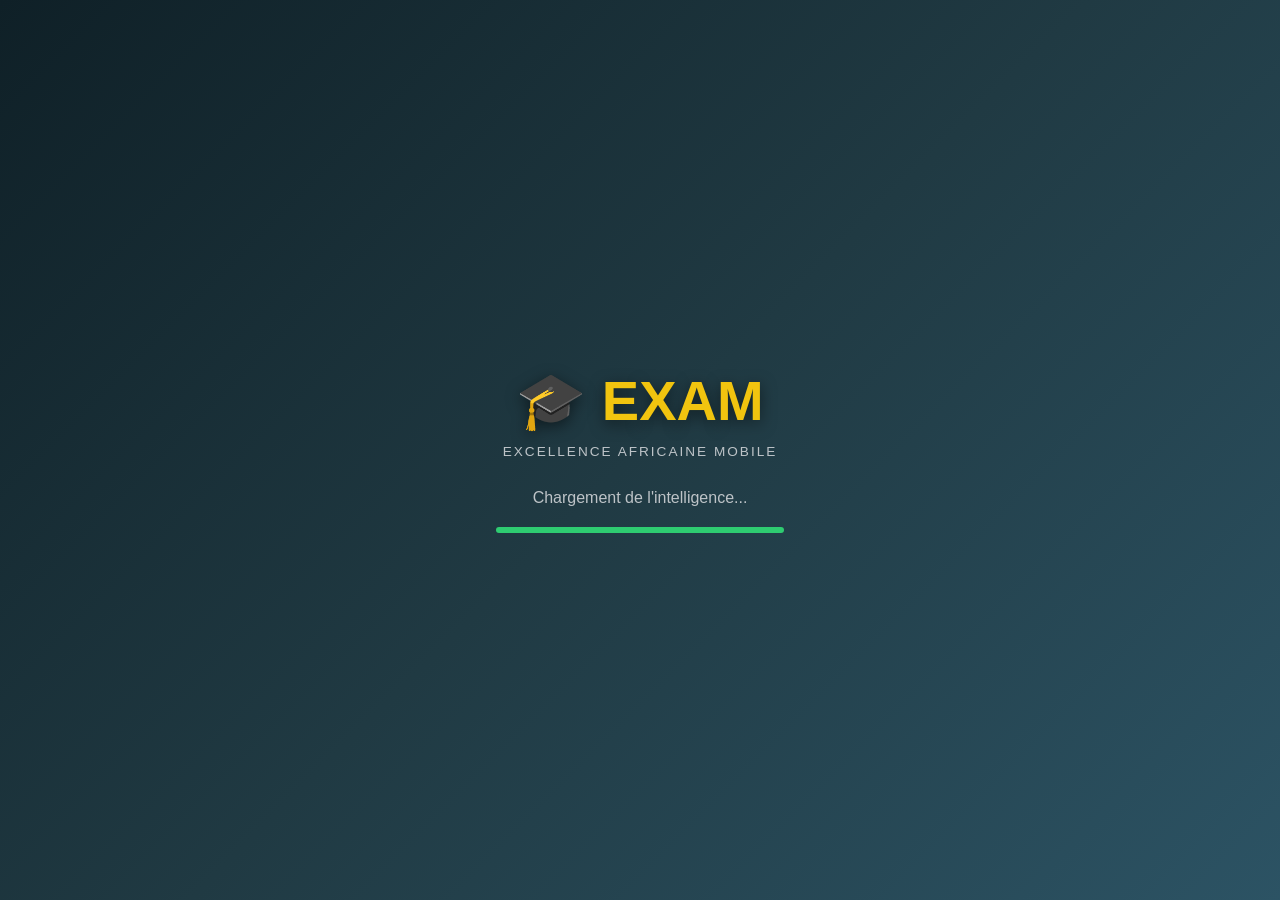
<file: index.html>
<!DOCTYPE html>
<html lang="fr">
<head>
    <meta charset="UTF-8">
    <meta name="viewport" content="width=device-width, initial-scale=1.0">
    <title>EXAM - Excellence Africaine Mobile</title>
    <link rel="stylesheet" href="style.css">
    <style>
        body { height: 100vh; overflow: hidden; display: flex; justify-content: center; align-items: center; text-align: center; }
        .container { width: 100%; max-width: 400px; padding: 20px; }
        #splash-screen { display: flex; flex-direction: column; align-items: center; justify-content: center; }
        .logo-box { font-size: 3.5rem; font-weight: bold; color: #f1c40f; margin-bottom: 10px; text-shadow: 0 4px 15px rgba(0,0,0,0.5); }
        .subtitle { font-size: 0.85rem; letter-spacing: 2px; color: #bdc3c7; margin-bottom: 30px; }
        .loader { width: 80%; height: 6px; background: rgba(255,255,255,0.2); border-radius: 3px; overflow: hidden; margin-top: 20px; }
        .loader-bar { width: 0%; height: 100%; background: #2ecc71; animation: loadProgress 2s forwards; }
        #space-selection { display: none; flex-direction: column; gap: 15px; }
        .space-btn { background: rgba(255, 255, 255, 0.1); border: 2px solid rgba(255, 255, 255, 0.3); border-radius: 12px; padding: 20px; color: white; font-size: 1.1rem; font-weight: bold; cursor: pointer; transition: all 0.3s ease; }
        .space-btn:hover { background: #f1c40f; color: #0f2027; border-color: #f1c40f; transform: translateY(-3px); box-shadow: 0 6px 20px rgba(241, 196, 15, 0.4); }
        @keyframes loadProgress { to { width: 100%; } }
    </style>
</head>
<body>
    <div class="container">
        <!-- Écran de chargement initial -->
        <div id="splash-screen">
            <div class="logo-box">🎓 EXAM</div>
            <div class="subtitle">EXCELLENCE AFRICAINE MOBILE</div>
            <p style="color: #bdc3c7;">Chargement de l'intelligence...</p>
            <div class="loader"><div class="loader-bar"></div></div>
        </div>

        <!-- Sélection de l'espace -->
        <div id="space-selection">
            <h2 style="margin-bottom: 10px;">Choisissez votre Espace</h2>
            <p style="color: #bdc3c7; font-size: 0.9rem; margin-bottom: 20px;">Sélectionnez votre système éducatif.</p>
            <button class="space-btn" onclick="selectSpace('francophone')">🌐 Espace Francophone</button>
            <button class="space-btn" onclick="selectSpace('anglophone')">🌐 Anglophone Space</button>
        </div>
    </div>

    <script src="script.js"></script>
    <script>
        // Transition automatique du Splash Screen vers le choix de l'espace
        setTimeout(() => {
            document.getElementById('splash-screen').style.display = 'none';
            document.getElementById('space-selection').style.display = 'flex';
        }, 2200);

        function selectSpace(space) {
            ExamApp.saveUserData('exam_space', space);
            window.location.href = 'pays.html';
        }
    </script>
</body>
</html>
</file>
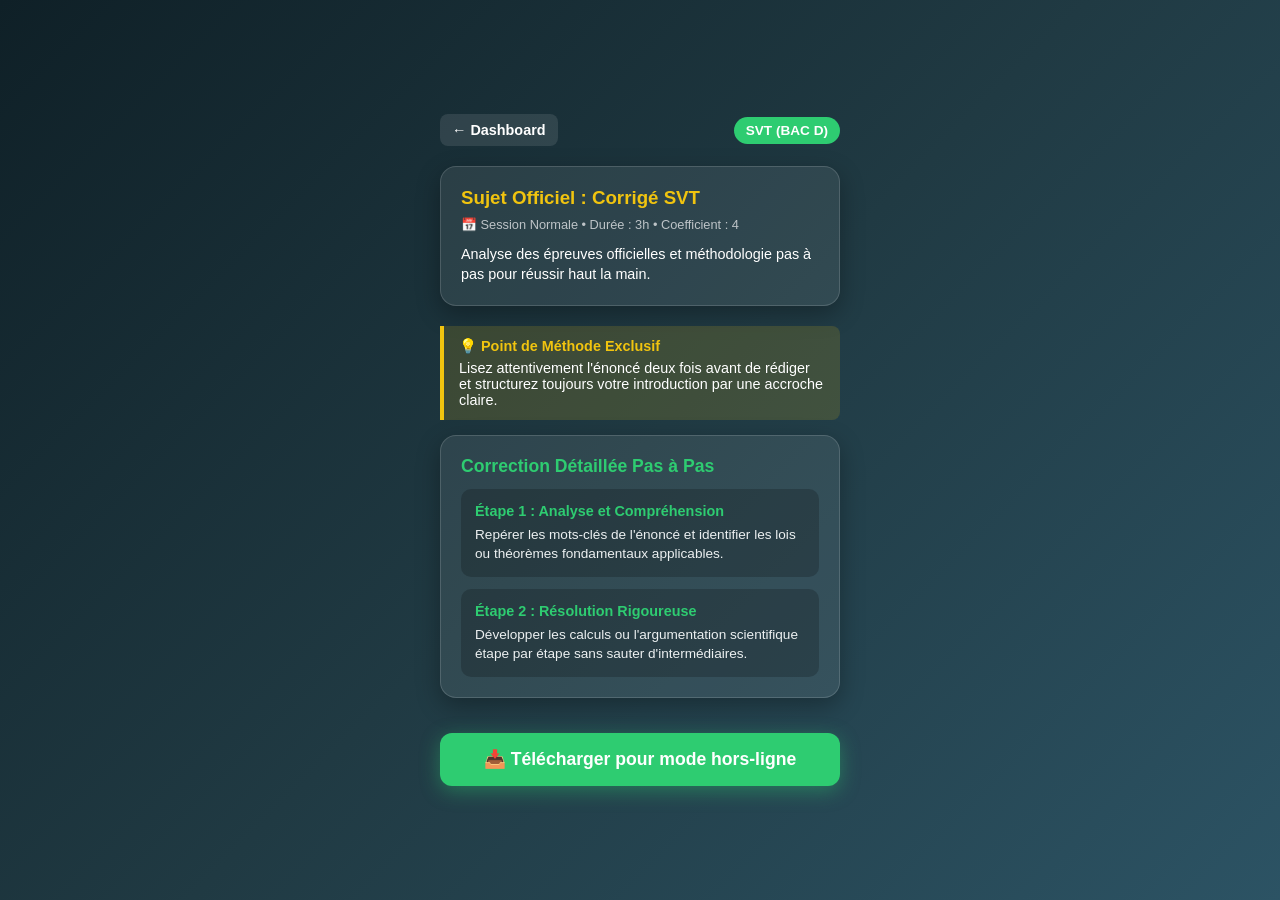
<file: annales.html>
<!DOCTYPE html>
<html lang="fr">
<head>
    <meta charset="UTF-8">
    <meta name="viewport" content="width=device-width, initial-scale=1.0">
    <title>EXAM - Annales & Corrigés Détaillés</title>
    <link rel="stylesheet" href="style.css">
    <style>
        .top-bar { display: flex; justify-content: space-between; align-items: center; margin-bottom: 20px; }
        .back-btn { background: rgba(255, 255, 255, 0.1); border: none; color: white; padding: 8px 12px; border-radius: 8px; cursor: pointer; font-weight: bold; font-size: 0.9rem; }
        .subject-badge { background: #2ecc71; color: white; padding: 6px 12px; border-radius: 20px; font-size: 0.85rem; font-weight: bold; }
        .method-box { background: rgba(241, 196, 15, 0.15); border-left: 4px solid #f1c40f; padding: 12px 15px; border-radius: 0 8px 8px 0; margin: 15px 0; font-size: 0.9rem; }
        .method-box strong { color: #f1c40f; display: block; margin-bottom: 5px; }
        .correction-step { background: rgba(0, 0, 0, 0.2); border-radius: 10px; padding: 14px; margin-top: 12px; }
        .correction-step h4 { font-size: 0.9rem; color: #2ecc71; margin-bottom: 6px; }
        .correction-step p { font-size: 0.85rem; color: #ecf0f1; line-height: 1.4; }
    </style>
</head>
<body>
    <div class="container">
        <div class="top-bar">
            <button class="back-btn" onclick="window.location.href='dashboard.html'">← Dashboard</button>
            <div class="subject-badge" id="subject-badge-title">Chargement...</div>
        </div>

        <div class="card">
            <h3 id="annale-title" style="margin-bottom: 8px;">Sujet Officiel</h3>
            <div style="font-size: 0.8rem; color: #bdc3c7; margin-bottom: 12px;">📅 Session Normale • Durée : 3h • Coefficient : 4</div>
            <p style="font-size: 0.9rem; line-height: 1.4;" id="annale-desc">Analyse des épreuves officielles et méthodologie pas à pas pour réussir haut la main.</p>
        </div>

        <div class="method-box">
            <strong>💡 Point de Méthode Exclusif</strong>
            Lisez attentivement l'énoncé deux fois avant de rédiger et structurez toujours votre introduction par une accroche claire.
        </div>

        <div class="card">
            <h3 style="color: #2ecc71; font-size: 1.1rem; margin-bottom: 10px;">Correction Détaillée Pas à Pas</h3>
            <div class="correction-step">
                <h4>Étape 1 : Analyse et Compréhension</h4>
                <p>Repérer les mots-clés de l'énoncé et identifier les lois ou théorèmes fondamentaux applicables.</p>
            </div>
            <div class="correction-step">
                <h4>Étape 2 : Résolution Rigoureuse</h4>
                <p>Développer les calculs ou l'argumentation scientifique étape par étape sans sauter d'intermédiaires.</p>
            </div>
        </div>

        <button class="btn-primary" onclick="telechargerSujet()">📥 Télécharger pour mode hors-ligne</button>
    </div>

    <script src="script.js"></script>
    <script>
        const userData = ExamApp.getUserData();
        document.getElementById('subject-badge-title').innerText = `${userData.subject} (${userData.series})`;
        document.getElementById('annale-title').innerText = `Sujet Officiel : Corrigé ${userData.subject}`;
        
        if(userData.subject === 'Mathématiques') {
            document.getElementById('annale-desc').innerText = "Étude de fonctions exponentielles, calculs de limites et théorèmes de convergence.";
        } else if(userData.subject === 'Physique-Chimie') {
            document.getElementById('annales-desc') || (document.getElementById('annale-desc').innerText = "Cinétique chimique, lois de Newton et oscillations électriques.");
        } else if(userData.subject === 'Philosophie') {
            document.getElementById('annale-desc').innerText = "Méthodologie de la dissertation, problématisation et maniement des concepts philosophiques.";
        }

        function telechargerSujet() {
            alert(`Fiche et corrigé de ${userData.subject} sauvegardés dans votre téléphone ! Disponible hors-ligne.`);
        }
    </script>
</body>
</html>
</file>
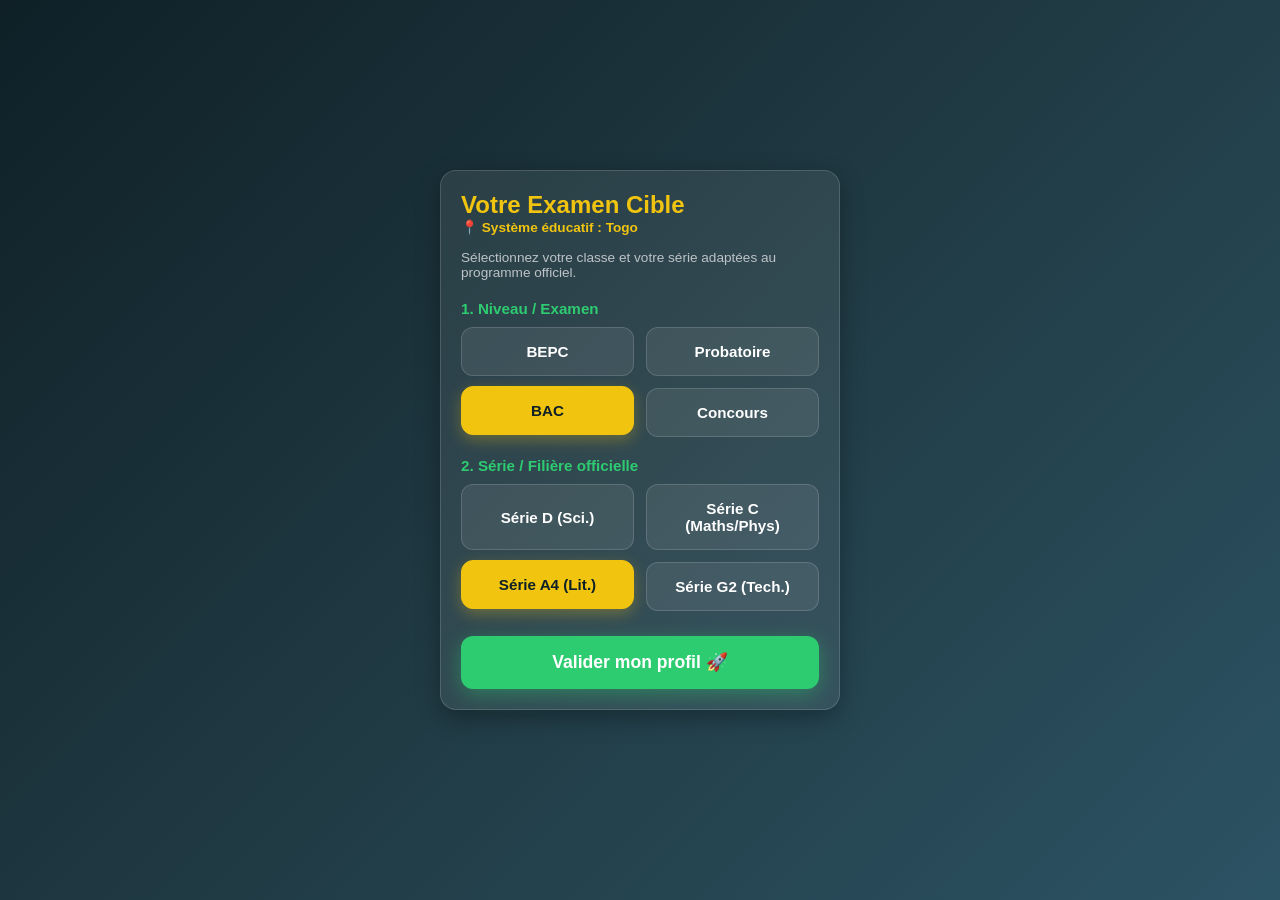
<file: classe.html>
<!DOCTYPE html>
<html lang="fr">
<head>
    <meta charset="UTF-8">
    <meta name="viewport" content="width=device-width, initial-scale=1.0">
    <title>EXAM - Choix de la Classe et de l'Examen</title>
    <link rel="stylesheet" href="style.css">
    <style>
        .section-title { font-size: 0.95rem; color: #2ecc71; margin: 20px 0 10px 0; font-weight: bold; }
        .options-grid { display: grid; grid-template-columns: 1fr 1fr; gap: 12px; }
        .exam-btn { background: rgba(255, 255, 255, 0.08); border: 1px solid rgba(255, 255, 255, 0.15); border-radius: 12px; padding: 15px; color: white; font-size: 0.95rem; font-weight: bold; cursor: pointer; transition: all 0.3s ease; text-align: center; }
        .exam-btn:hover, .exam-btn.active { background: #f1c40f; color: #0f2027; border-color: #f1c40f; transform: translateY(-2px); box-shadow: 0 5px 15px rgba(241, 196, 15, 0.3); }
        .country-indicator { font-size: 0.85rem; color: #f1c40f; margin-bottom: 15px; font-weight: bold; }
    </style>
</head>
<body>
    <div class="container">
        <div class="card">
            <h2>Votre Examen Cible</h2>
            <div class="country-indicator" id="selected-country-label">📍 Chargement du pays...</div>
            <p style="color: #bdc3c7; font-size: 0.85rem; margin-bottom: 15px;">Sélectionnez votre classe et votre série adaptées au programme officiel.</p>
            
            <div class="section-title">1. Niveau / Examen</div>
            <div class="options-grid" id="levels-container">
                <button class="exam-btn" onclick="selectLevel(this, 'BEPC')">BEPC</button>
                <button class="exam-btn" onclick="selectLevel(this, 'PROBATOIRE')">Probatoire</button>
                <button class="exam-btn active" onclick="selectLevel(this, 'BAC')">BAC</button>
                <button class="exam-btn" onclick="selectLevel(this, 'CONCOURS')">Concours</button>
            </div>

            <div class="section-title">2. Série / Filière officielle</div>
            <div class="options-grid" id="series-container">
                <!-- Généré dynamiquement selon le pays -->
            </div>

            <button class="btn-primary" onclick="validerChoix()" style="margin-top: 25px;">Valider mon profil 🚀</button>
        </div>
    </div>

    <script src="script.js"></script>
    <script>
        const userData = ExamApp.getUserData();
        
        // Affichage du pays en cours
        document.getElementById('selected-country-label').innerText = `📍 Système éducatif : ${userData.country}`;

        let selectedExam = "BAC";
        let selectedSeries = userData.country === "Bénin" ? "Terminale D (Bénin)" : "BAC D";

        // Définition des séries par pays pour une précision totale
        const seriesByCountry = {
            "Bénin": [
                { name: "Série A1 / A2", code: "Bénin A" },
                { name: "Série C (Maths)", code: "Bénin C" },
                { name: "Série D (Exp)", code: "Terminale D (Bénin)" },
                { name: "Série G2 (Tech)", code: "Bénin G2" }
            ],
            "Togo": [
                { name: "Série D (Sci.)", code: "BAC D" },
                { name: "Série C (Maths/Phys)", code: "BAC C" },
                { name: "Série A4 (Lit.)", code: "BAC A4" },
                { name: "Série G2 (Tech.)", code: "BAC G2" }
            ],
            "Côte d'Ivoire": [
                { name: "Série D", code: "CI D" },
                { name: "Série C", code: "CI C" },
                { name: "Série A", code: "CI A" },
                { name: "Série B", code: "CI B" }
            ],
            "Burkina Faso": [
                { name: "Série D", code: "BF D" },
                { name: "Série C", code: "BF C" },
                { name: "Série A4", code: "BF A4" }
            ]
        };

        // Chargement dynamique des séries selon le pays choisi (par défaut Togo si non trouvé)
        const currentCountrySeries = seriesByCountry[userData.country] || seriesByCountry["Togo"];
        const seriesContainer = document.getElementById('series-container');

        currentCountrySeries.forEach((item, index) => {
            const btn = document.createElement('button');
            btn.className = `exam-btn ${index === 2 ? 'active' : ''}`;
            btn.innerText = item.name;
            btn.onclick = (e) => selectSeries(e.target, item.code);
            seriesContainer.appendChild(btn);
        });

        function selectLevel(button, level) {
            document.querySelectorAll('#levels-container .exam-btn').forEach(btn => btn.classList.remove('active'));
            button.classList.add('active');
            selectedExam = level;
        }

        function selectSeries(button, seriesCode) {
            document.querySelectorAll('#series-container .exam-btn').forEach(btn => btn.classList.remove('active'));
            button.classList.add('active');
            selectedSeries = seriesCode;
        }

        function validerChoix() {
            ExamApp.saveUserData('exam_level', selectedExam);
            ExamApp.saveUserData('exam_series', selectedSeries);
            window.location.href = 'dashboard.html';
        }
    </script>
</body>
</html>
</file>
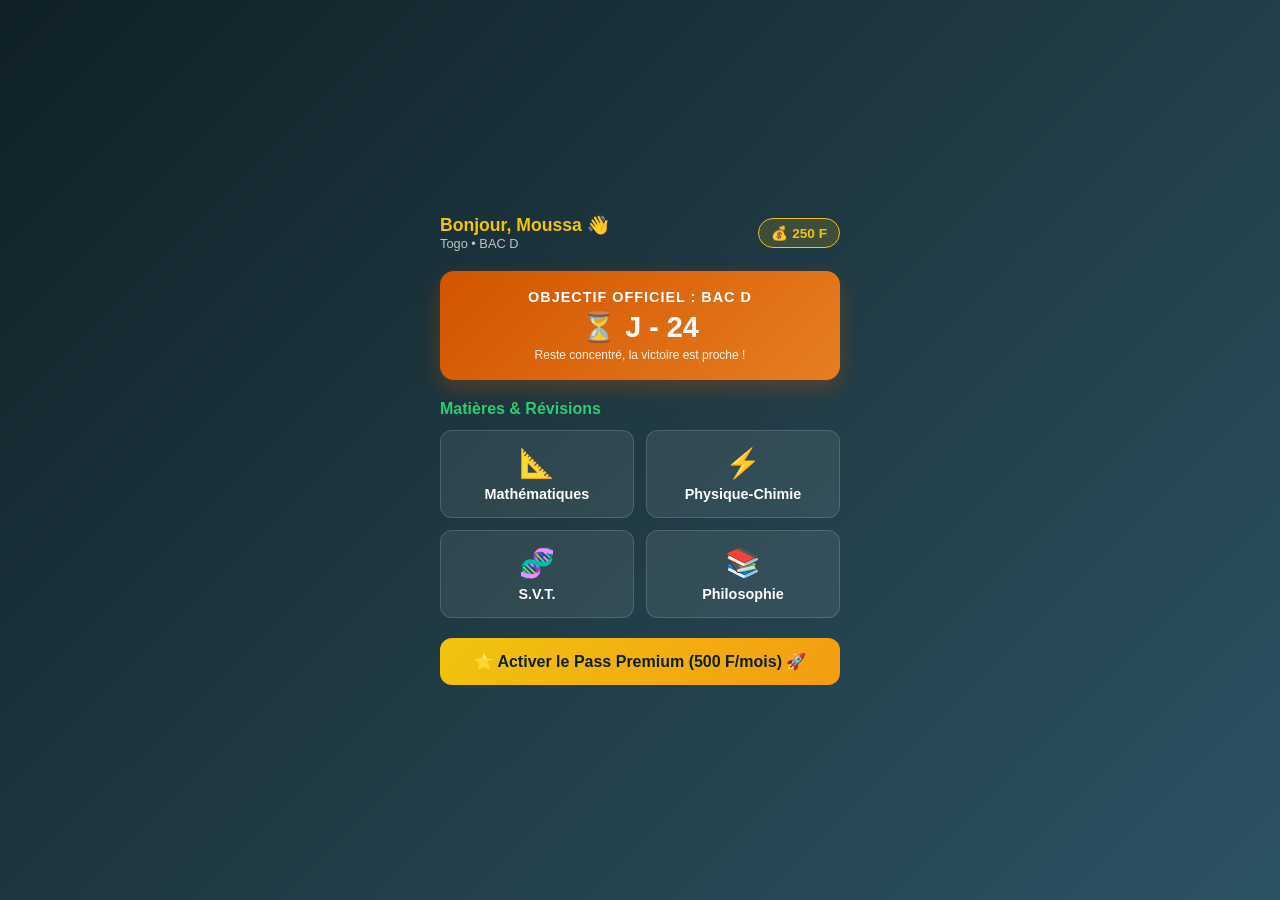
<file: dashboard.html>
<!DOCTYPE html>
<html lang="fr">
<head>
    <meta charset="UTF-8">
    <meta name="viewport" content="width=device-width, initial-scale=1.0">
    <title>EXAM - Tableau de Bord</title>
    <link rel="stylesheet" href="style.css">
    <style>
        .header { display: flex; justify-content: space-between; align-items: center; margin-bottom: 20px; }
        .user-info h3 { font-size: 1.1rem; color: #f1c40f; }
        .user-info p { font-size: 0.8rem; color: #bdc3c7; }
        .wallet-badge { background: rgba(241, 196, 15, 0.15); border: 1px solid #f1c40f; padding: 6px 12px; border-radius: 20px; font-size: 0.85rem; font-weight: bold; color: #f1c40f; cursor: pointer; }
        .countdown-card { background: linear-gradient(135deg, #d35400, #e67e22); border-radius: 14px; padding: 18px; text-align: center; margin-bottom: 20px; box-shadow: 0 8px 20px rgba(211, 84, 0, 0.3); }
        .countdown-card h4 { font-size: 0.9rem; margin-bottom: 5px; text-transform: uppercase; letter-spacing: 1px; }
        .countdown-timer { font-size: 1.8rem; font-weight: bold; color: #fff; }
        .section-title { font-size: 1rem; margin-bottom: 12px; color: #2ecc71; font-weight: bold; }
        .subjects-grid { display: grid; grid-template-columns: 1fr 1fr; gap: 12px; margin-bottom: 20px; }
        .subject-card { background: rgba(255, 255, 255, 0.08); border: 1px solid rgba(255, 255, 255, 0.15); border-radius: 12px; padding: 15px; text-align: center; cursor: pointer; transition: all 0.3s ease; }
        .subject-card:hover { background: rgba(255, 255, 255, 0.15); transform: translateY(-3px); border-color: #2ecc71; }
        .subject-icon { font-size: 1.8rem; margin-bottom: 6px; }
        .subject-name { font-size: 0.9rem; font-weight: bold; }
        .premium-banner { background: linear-gradient(135deg, #f1c40f, #f39c12); color: #0f2027; border-radius: 12px; padding: 14px; text-align: center; font-weight: bold; cursor: pointer; box-shadow: c0 5px 15px rgba(241, 196, 15, 0.3); transition: transform 0.3s ease; }
        .premium-banner:hover { transform: scale(1.02); }
    </style>
</head>
<body>
    <div class="container">
        <div class="header">
            <div class="user-info">
                <h3>Bonjour, Moussa 👋</h3>
                <p id="user-location-info">Chargement...</p>
            </div>
            <div class="wallet-badge" onclick="goToWallet()">💰 <span id="wallet-balance-text">250 F</span></div>
        </div>

        <div class="countdown-card">
            <h4 id="target-exam-title">Objectif Officiel</h4>
            <div class="countdown-timer">⏳ J - 24</div>
            <p style="font-size: 0.75rem; margin-top: 4px; opacity: 0.9;">Reste concentré, la victoire est proche !</p>
        </div>

        <div class="section-title">Matières & Révisions</div>
        <div class="subjects-grid">
            <div class="subject-card" onclick="openSubject('Mathématiques')"><div class="subject-icon">📐</div><div class="subject-name">Mathématiques</div></div>
            <div class="subject-card" onclick="openSubject('Physique-Chimie')"><div class="subject-icon">⚡</div><div class="subject-name">Physique-Chimie</div></div>
            <div class="subject-card" onclick="openSubject('SVT')"><div class="subject-icon">🧬</div><div class="subject-name">S.V.T.</div></div>
            <div class="subject-card" onclick="openSubject('Philosophie')"><div class="subject-icon">📚</div><div class="subject-name">Philosophie</div></div>
        </div>

        <div class="premium-banner" onclick="goToWallet()">⭐ Activer le Pass Premium (500 F/mois) 🚀</div>
    </div>

    <script src="script.js"></script>
    <script>
        const userData = ExamApp.getUserData();
        
        document.getElementById('user-location-info').innerText = `${userData.country} • ${userData.series}`;
        document.getElementById('target-exam-title').innerText = `Objectif Officiel : ${userData.series}`;
        document.getElementById('wallet-balance-text').innerText = userData.balance + ' F';

        function openSubject(subjectName) {
            ExamApp.saveUserData('current_subject', subjectName);
            window.location.href = 'annales.html';
        }

        function goToWallet() {
            window.location.href = 'wallet.html';
        }
    </script>
</body>
</html>
</file>
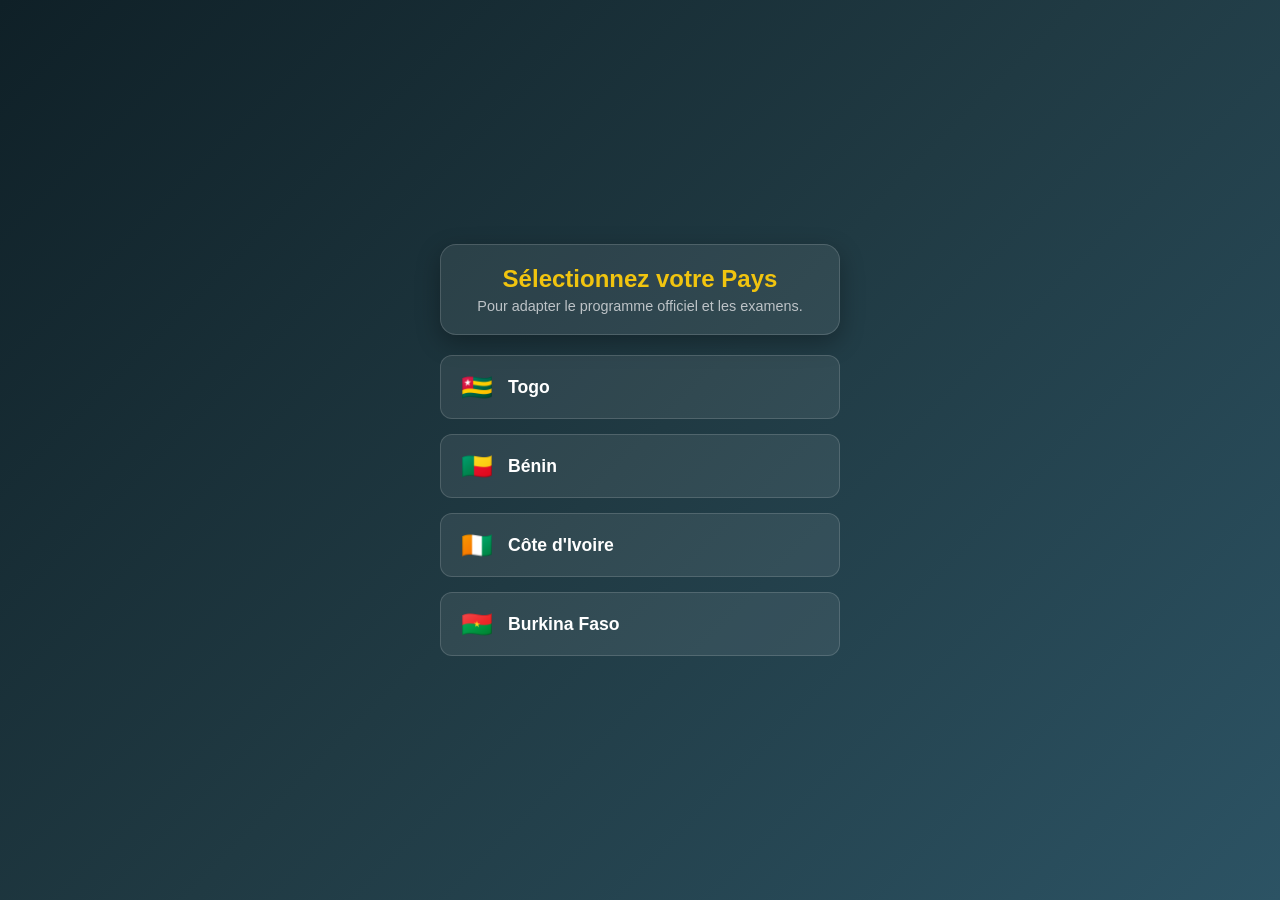
<file: pays.html>
<!DOCTYPE html>
<html lang="fr">
<head>
    <meta charset="UTF-8">
    <meta name="viewport" content="width=device-width, initial-scale=1.0">
    <title>EXAM - Choix du Pays</title>
    <link rel="stylesheet" href="style.css">
    <style>
        .country-list { display: flex; flex-direction: column; gap: 15px; margin-top: 20px; }
        .country-btn { background: rgba(255, 255, 255, 0.08); border: 1px solid rgba(255, 255, 255, 0.15); border-radius: 12px; padding: 16px 20px; color: white; font-size: 1.1rem; font-weight: bold; cursor: pointer; transition: all 0.3s ease; display: flex; align-items: center; gap: 15px; text-align: left; }
        .country-btn:hover { background: #f1c40f; color: #0f2027; border-color: #f1c40f; transform: translateY(-2px); box-shadow: 0 5px 15px rgba(241, 196, 15, 0.3); }
        .flag { font-size: 1.6rem; }
    </style>
</head>
<body>
    <div class="container">
        <div class="card" style="text-align: center;">
            <h2>Sélectionnez votre Pays</h2>
            <p style="color: #bdc3c7; font-size: 0.9rem; margin-top: 5px;">Pour adapter le programme officiel et les examens.</p>
        </div>
        <div class="country-list" id="country-container"></div>
    </div>

    <script src="script.js"></script>
    <script>
        const userData = ExamApp.getUserData();
        const countryContainer = document.getElementById('country-container');

        const francophoneCountries = [
            { name: "Togo", flag: "🇹🇬" },
            { name: "Bénin", flag: "🇧🇯" },
            { name: "Côte d'Ivoire", flag: "🇨🇮" },
            { name: "Burkina Faso", flag: "🇧🇫" }
        ];
        
        const anglophoneCountries = [
            { name: "Ghana", flag: "🇬🇭" },
            { name: "Nigeria", flag: "🇳🇬" }
        ];

        const countriesToDisplay = userData.space === 'francophone' ? francophoneCountries : anglophoneCountries;

        countriesToDisplay.forEach(country => {
            const btn = document.createElement('button');
            btn.className = 'country-btn';
            btn.innerHTML = `<span class="flag">${country.flag}</span> <span>${country.name}</span>`;
            btn.onclick = () => selectCountry(country.name);
            countryContainer.appendChild(btn);
        });

        function selectCountry(countryName) {
            ExamApp.saveUserData('exam_country', countryName);
            window.location.href = 'classe.html';
        }
    </script>
</body>
</html>
</file>
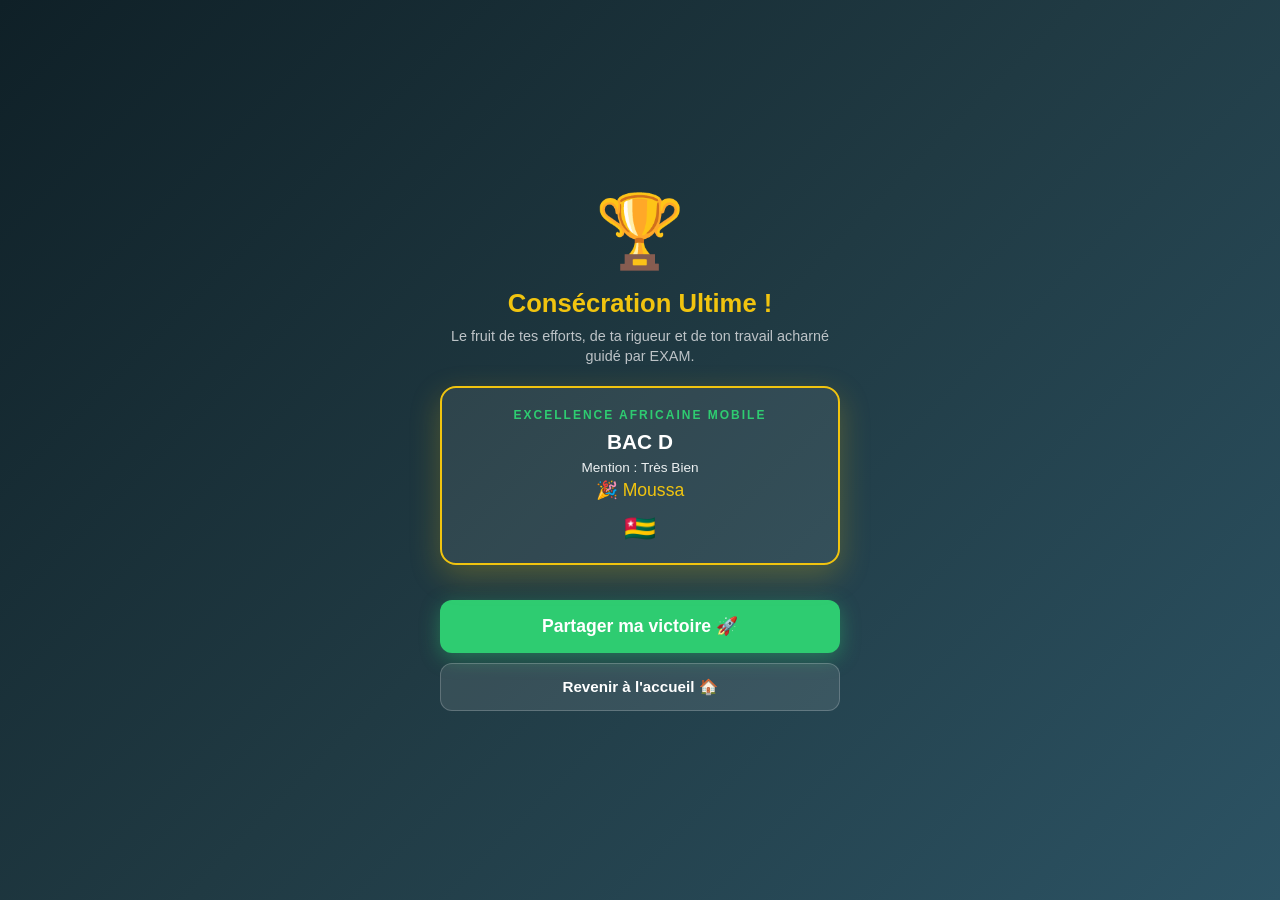
<file: success.html>
<!DOCTYPE html>
<html lang="fr">
<head>
    <meta charset="UTF-8">
    <meta name="viewport" content="width=device-width, initial-scale=1.0">
    <title>EXAM - Réussite Totale</title>
    <link rel="stylesheet" href="style.css">
    <style>
        body { text-align: center; }
        .trophy-icon { font-size: 4.5rem; margin-bottom: 15px; animation: bounce 1.2s infinite alternate; }
        h1 { color: #f1c40f; font-size: 1.6rem; margin-bottom: 8px; }
        .subtitle { color: #bdc3c7; font-size: 0.9rem; margin-bottom: 20px; line-height: 1.4; }
        .certificate-card { background: rgba(255, 255, 255, 0.08); border: 2px solid #f1c40f; border-radius: 16px; padding: 20px; margin-bottom: 20px; box-shadow: 0 10px 30px rgba(241, 196, 15, 0.25); position: relative; overflow: hidden; }
        .cert-header { font-size: 0.75rem; letter-spacing: 2px; color: #2ecc71; margin-bottom: 8px; font-weight: bold; }
        .cert-title { font-size: 1.3rem; font-weight: bold; color: #fff; margin-bottom: 6px; }
        .cert-name { font-size: 1.1rem; color: #f1c40f; margin-bottom: 12px; }
        .flag-badge { font-size: 1.6rem; margin-top: 5px; }
        .home-btn { background: rgba(255, 255, 255, 0.1); color: white; border: 1px solid rgba(255, 255, 255, 0.2); border-radius: 12px; padding: 14px; font-size: 0.95rem; font-weight: bold; cursor: pointer; width: 100%; margin-top: 10px; transition: background 0.3s; }
        .home-btn:hover { background: rgba(255, 255, 255, 0.2); }
        @keyframes bounce { from { transform: translateY(0); } to { transform: translateY(-10px); } }
    </style>
</head>
<body>
    <div class="container">
        <div class="trophy-icon">🏆</div>
        <h1>Consécration Ultime !</h1>
        <p class="subtitle">Le fruit de tes efforts, de ta rigueur et de ton travail acharné guidé par EXAM.</p>
        
        <div class="certificate-card">
            <div class="cert-header">EXCELLENCE AFRICAINE MOBILE</div>
            <div class="cert-title" id="cert-series-title">BAC D</div>
            <p style="font-size: 0.85rem; color: #ecf0f1; margin-bottom: 5px;">Mention : Très Bien</p>
            <div class="cert-name">🎉 Moussa</div>
            <div class="flag-badge" id="cert-flag-emoji">🇹🇬</div>
        </div>

        <button class="btn-primary" onclick="partagerSucces()">Partager ma victoire 🚀</button>
        <button class="home-btn" onclick="window.location.href='index.html'">Revenir à l'accueil 🏠</button>
    </div>

    <script src="script.js"></script>
    <script>
        const userData = ExamApp.getUserData();
        document.getElementById('cert-series-title').innerText = userData.series;
        
        // Attribution dynamique du drapeau selon le pays choisi
        let flagsMap = {
            "Togo": "🇹🇬",
            "Bénin": "🇧🇯",
            "Côte d'Ivoire": "🇨🇮",
            "Burkina Faso": "🇧🇫",
            "Ghana": "🇬🇭",
            "Nigeria": "🇳🇬"
        };
        document.getElementById('cert-flag-emoji').innerText = flagsMap[userData.country] || "🇹🇬";

        function partagerSucces() {
            alert("Félicitations Moussa ! Ton diplôme et ta réussite sont prêts à être partagés avec tes proches.");
        }
    </script>
</body>
</html>
</file>
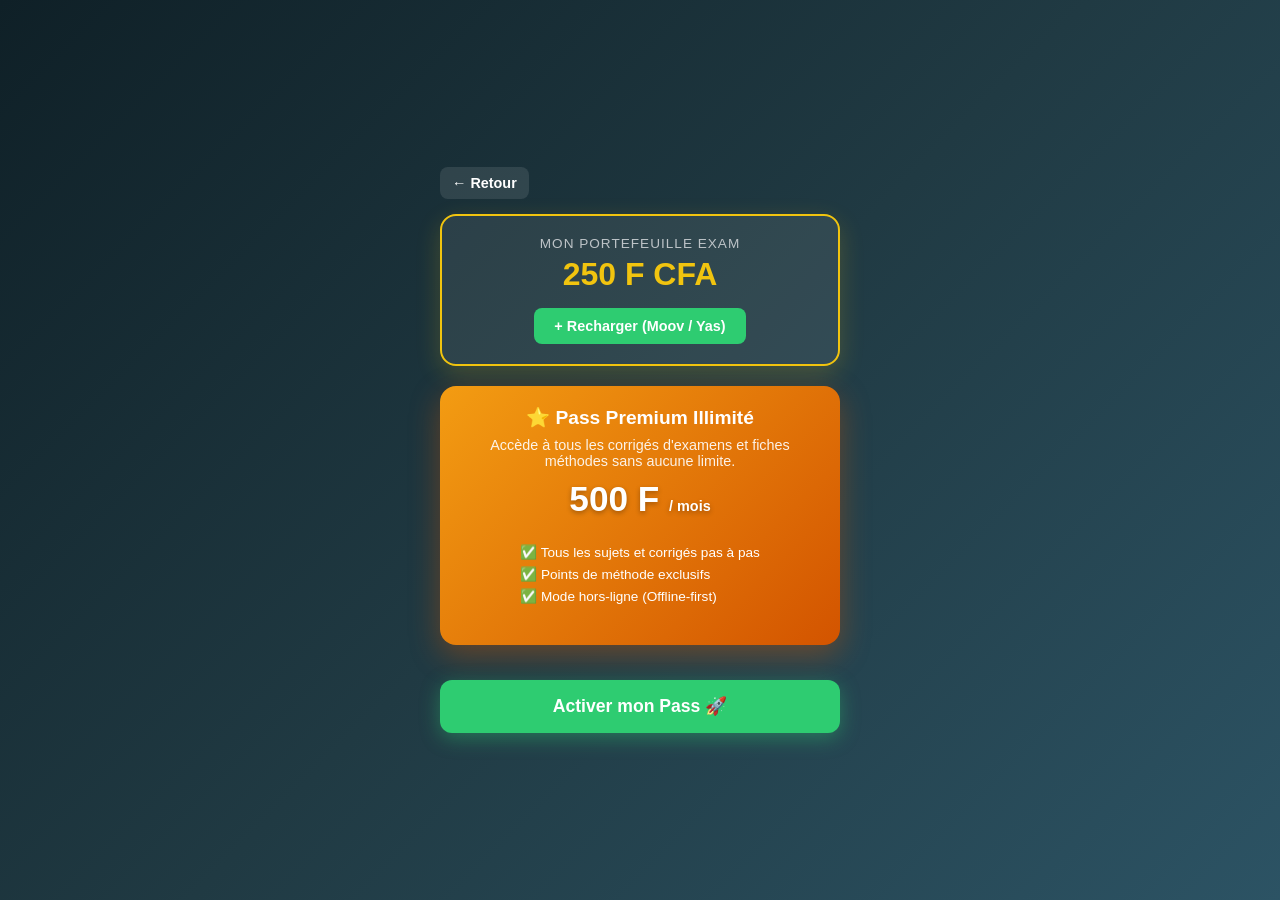
<file: wallet.html>
<!DOCTYPE html>
<html lang="fr">
<head>
    <meta charset="UTF-8">
    <meta name="viewport" content="width=device-width, initial-scale=1.0">
    <title>EXAM - Pass Premium & Wallet</title>
    <link rel="stylesheet" href="style.css">
    <style>
        .top-bar { text-align: left; margin-bottom: 15px; }
        .back-btn { background: rgba(255, 255, 255, 0.1); border: none; color: white; padding: 8px 12px; border-radius: 8px; cursor: pointer; font-weight: bold; font-size: 0.9rem; }
        .wallet-card { background: rgba(255, 255, 255, 0.08); border: 2px solid #f1c40f; border-radius: 16px; padding: 20px; margin-bottom: 20px; text-align: center; box-shadow: 0 8px 25px rgba(241, 196, 15, 0.2); }
        .wallet-title { font-size: 0.85rem; color: #bdc3c7; text-transform: uppercase; letter-spacing: 1px; margin-bottom: 5px; }
        .wallet-balance { font-size: 2rem; font-weight: bold; color: #f1c40f; margin-bottom: 15px; }
        .recharge-btn { background: #2ecc71; color: white; border: none; padding: 10px 20px; border-radius: 8px; font-weight: bold; cursor: pointer; transition: background 0.3s; font-size: 0.9rem; }
        .recharge-btn:hover { background: #27ae60; }
        .offer-card { background: linear-gradient(135deg, #f39c12, #d35400); border-radius: 16px; padding: 20px; margin-bottom: 20px; text-align: center; box-shadow: 0 10px 30px rgba(211, 84, 0, 0.4); }
        .offer-card h3 { font-size: 1.2rem; margin-bottom: 8px; color: #fff; }
        .price { font-size: 2.2rem; font-weight: bold; color: #fff; margin: 10px 0; text-shadow: 0 2px 5px rgba(0,0,0,0.3); }
        .features-list { text-align: left; margin: 15px 0; font-size: 0.85rem; display: inline-block; }
        .features-list li { margin-bottom: 6px; list-style: none; }
        #celebration-overlay { display: none; position: fixed; top: 0; left: 0; width: 100%; height: 100%; background: rgba(15, 32, 39, 0.95); z-index: 999; flex-direction: column; justify-content: center; align-items: center; text-align: center; padding: 20px; animation: fadeIn 0.5s ease-in-out; }
        .celebration-icon { font-size: 3.5rem; margin-bottom: 15px; animation: bounce 1s infinite alternate; }
        @keyframes bounce { from { transform: translateY(0); } to { transform: translateY(-12px); } }
    </style>
</head>
<body>
    <div class="container">
        <div class="top-bar">
            <button class="back-btn" onclick="window.location.href='dashboard.html'">← Retour</button>
        </div>

        <div class="wallet-card">
            <div class="wallet-title">Mon Portefeuille EXAM</div>
            <div class="wallet-balance" id="balance-display">0 F CFA</div>
            <button class="recharge-btn" onclick="rechargerWallet()">+ Recharger (Moov / Yas)</button>
        </div>

        <div class="offer-card">
            <h3>⭐ Pass Premium Illimité</h3>
            <p style="font-size: 0.9rem; opacity: 0.9;">Accède à tous les corrigés d'examens et fiches méthodes sans aucune limite.</p>
            <div class="price">500 F <span style="font-size: 0.9rem;">/ mois</span></div>
            <ul class="features-list">
                <li>✅ Tous les sujets et corrigés pas à pas</li>
                <li>✅ Points de méthode exclusifs</li>
                <li>✅ Mode hors-ligne (Offline-first)</li>
            </ul>
        </div>

        <button class="btn-primary" onclick="acheterPass()">Activer mon Pass 🚀</button>
    </div>

    <!-- Écran de célébration après achat -->
    <div id="celebration-overlay">
        <div class="celebration-icon">🎉🎆🎁</div>
        <h2 style="color: #f1c40f; font-size: 1.8rem; margin-bottom: 15px;">Félicitations !</h2>
        <p style="font-size: 1rem; margin-bottom: 25px; color: #bdc3c7;">Ton Pass Premium est activé avec succès ! Tu disposes désormais de tous les outils pour tout déchirer.</p>
        <button class="btn-primary" style="max-width: 250px;" onclick="goToSuccess()">Découvrir ma réussite 🏆</button>
    </div>

    <script src="script.js"></script>
    <script>
        let userData = ExamApp.getUserData();
        document.getElementById('balance-display').innerText = userData.balance + " F CFA";

        function rechargerWallet() {
            let montant = prompt("Entrez le montant de recharge (Moov, Yas, CinetPay) :", "500");
            if (montant && !isNaN(montant)) {
                let newBal = ExamApp.rechargeWallet(montant);
                document.getElementById('balance-display').innerText = newBal + " F CFA";
                alert("Recharge réussie ! Nouveau solde : " + newBal + " F CFA");
            }
        }

        function acheterPass() {
            let result = ExamApp.buyPass();
            if (result.success) {
                document.getElementById('balance-display').innerText = result.newBalance + " F CFA";
                document.getElementById('celebration-overlay').style.display = 'flex';
            } else {
                alert(result.message);
                rechargerWallet();
            }
        }

        function goToSuccess() {
            window.location.href = 'success.html';
        }
    </script>
</body>
</html>
</file>
<file: style.css>
/* --- EXAM EdTech - Feuille de style globale & professionnelle --- */
* {
    margin: 0;
    padding: 0;
    box-sizing: border-box;
    font-family: 'Segoe UI', Tahoma, Geneva, Verdana, sans-serif;
}

body {
    background: linear-gradient(135deg, #0f2027, #203a43, #2c5364);
    color: #ffffff;
    min-height: 100vh;
    display: flex;
    justify-content: center;
    align-items: center;
    padding: 20px;
}

.container {
    width: 100%;
    max-width: 400px;
    animation: fadeIn 0.6s ease-in-out;
}

/* Boutons et éléments interactifs */
.btn-primary {
    width: 100%;
    background: #2ecc71;
    color: white;
    border: none;
    border-radius: 12px;
    padding: 16px;
    font-size: 1.1rem;
    font-weight: bold;
    cursor: pointer;
    box-shadow: 0 5px 20px rgba(46, 204, 113, 0.4);
    transition: transform 0.2s, background 0.3s;
    margin-top: 15px;
}

.btn-primary:hover {
    background: #27ae60;
    transform: scale(1.02);
}

.card {
    background: rgba(255, 255, 255, 0.08);
    border: 1px solid rgba(255, 255, 255, 0.15);
    border-radius: 16px;
    padding: 20px;
    margin-bottom: 20px;
    box-shadow: 0 8px 25px rgba(0, 0, 0, 0.3);
}

h1, h2, h3 {
    color: #f1c40f;
}

@keyframes fadeIn {
    from { opacity: 0; transform: translateY(10px); }
    to { opacity: 1; transform: translateY(0); }
}
</file>
